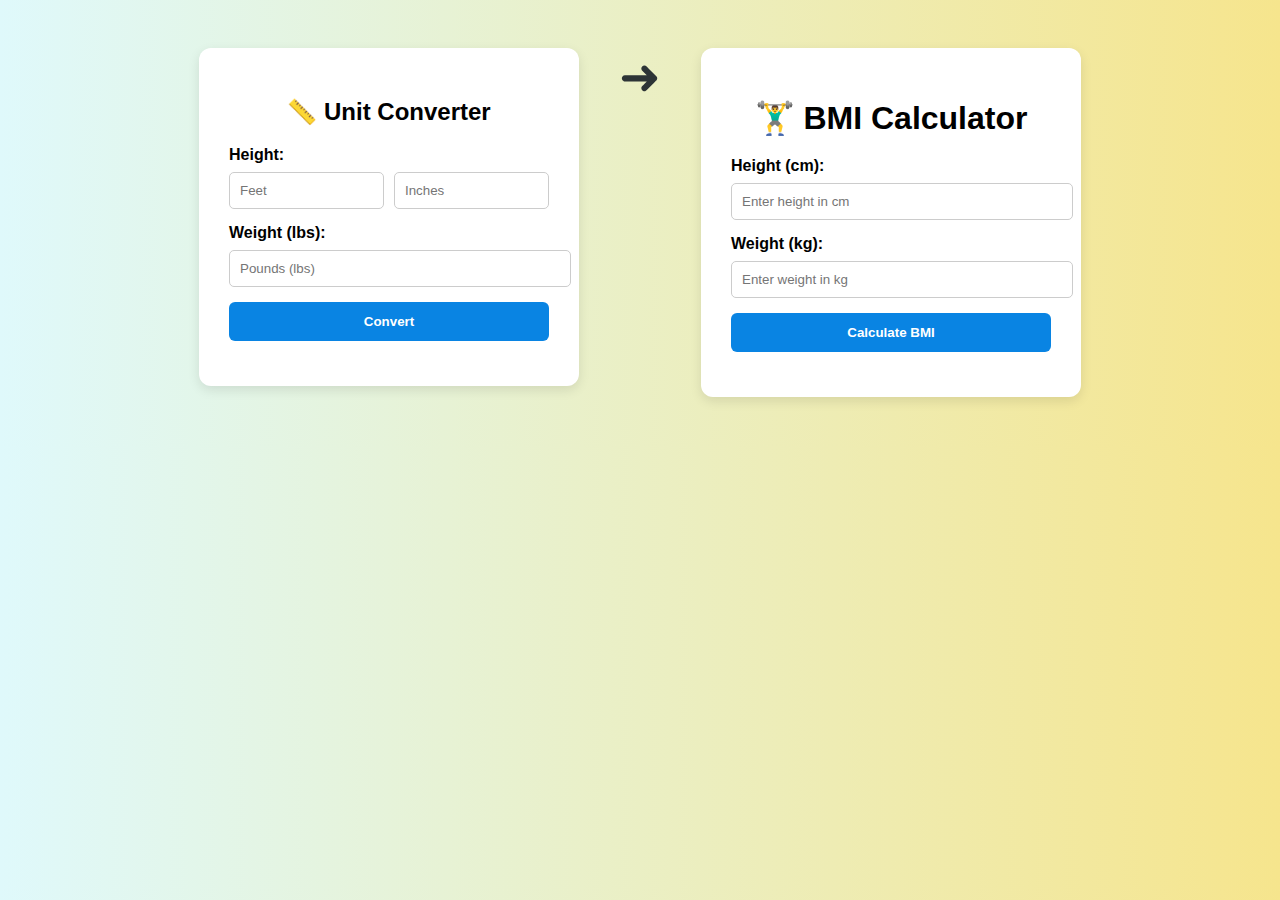
<file: bmi.html>
<!DOCTYPE html>
<html lang="en">
<head>
  <meta charset="UTF-8" />
  <title>Unit & BMI Converter</title>
  <link rel="stylesheet" href="assets/bmi.css" />
</head>
<body>

  <!-- Unit Converter -->
  <div class="box">
    <h2>📏 Unit Converter</h2>
    <label>Height:</label>
    <div class="height-row">
      <input type="number" id="feet" placeholder="Feet" />
      <input type="number" id="inches" placeholder="Inches" />
    </div>

    <label>Weight (lbs):</label>
    <input type="number" id="lbs" placeholder="Pounds (lbs)" />

    <button onclick="convert()">Convert</button>
    <div class="result" id="output"></div>
  </div>

  <!-- Animated Arrow -->
  <div class="arrow-container">
    <div class="arrow">&#10140;</div>
  </div>

  <!-- BMI Calculator -->
  <div class="box">
    <h1>🏋️‍♂️ BMI Calculator</h1>
    <form id="bmi-form">
      <label for="height">Height (cm):</label>
      <input type="number" id="height" placeholder="Enter height in cm" required />

      <label for="weight">Weight (kg):</label>
      <input type="number" id="weight" placeholder="Enter weight in kg" required />

      <button type="submit">Calculate BMI</button>
    </form>
    <div class="result" id="result"></div>
  </div>

  <script>
    function convert() {
      const feet = parseFloat(document.getElementById("feet").value);
      const inches = parseFloat(document.getElementById("inches").value);
      const lbs = parseFloat(document.getElementById("lbs").value);

      if (isNaN(feet) || feet < 0 || isNaN(inches) || inches < 0 || isNaN(lbs) || lbs <= 0) {
        document.getElementById("output").textContent = "Please enter valid inputs.";
        return;
      }

      const totalInches = feet * 12 + inches;
      const cm = (totalInches * 2.54).toFixed(2);
      const kg = (lbs * 0.453592).toFixed(2);

      document.getElementById("output").innerHTML =
        `📏 Height: <strong>${cm} cm</strong><br>⚖️ Weight: <strong>${kg} kg</strong>`;
    }

    document.getElementById("bmi-form").addEventListener("submit", function (e) {
      e.preventDefault();
      const height = parseFloat(document.getElementById("height").value);
      const weight = parseFloat(document.getElementById("weight").value);

      if (isNaN(height) || isNaN(weight) || height <= 0 || weight <= 0) {
        document.getElementById("result").textContent = "Please enter valid height and weight!";
        return;
      }

      const bmi = (weight / ((height / 100) ** 2)).toFixed(2);
      let message = `Your BMI is ${bmi}. `;

      if (bmi < 18.5) message += "You're underweight.";
      else if (bmi < 24.9) message += "You're healthy!";
      else if (bmi < 29.9) message += "You're overweight.";
      else message += "You're obese.";

      document.getElementById("result").innerHTML = message;
    });
  </script>
</body>
</html>
</file>
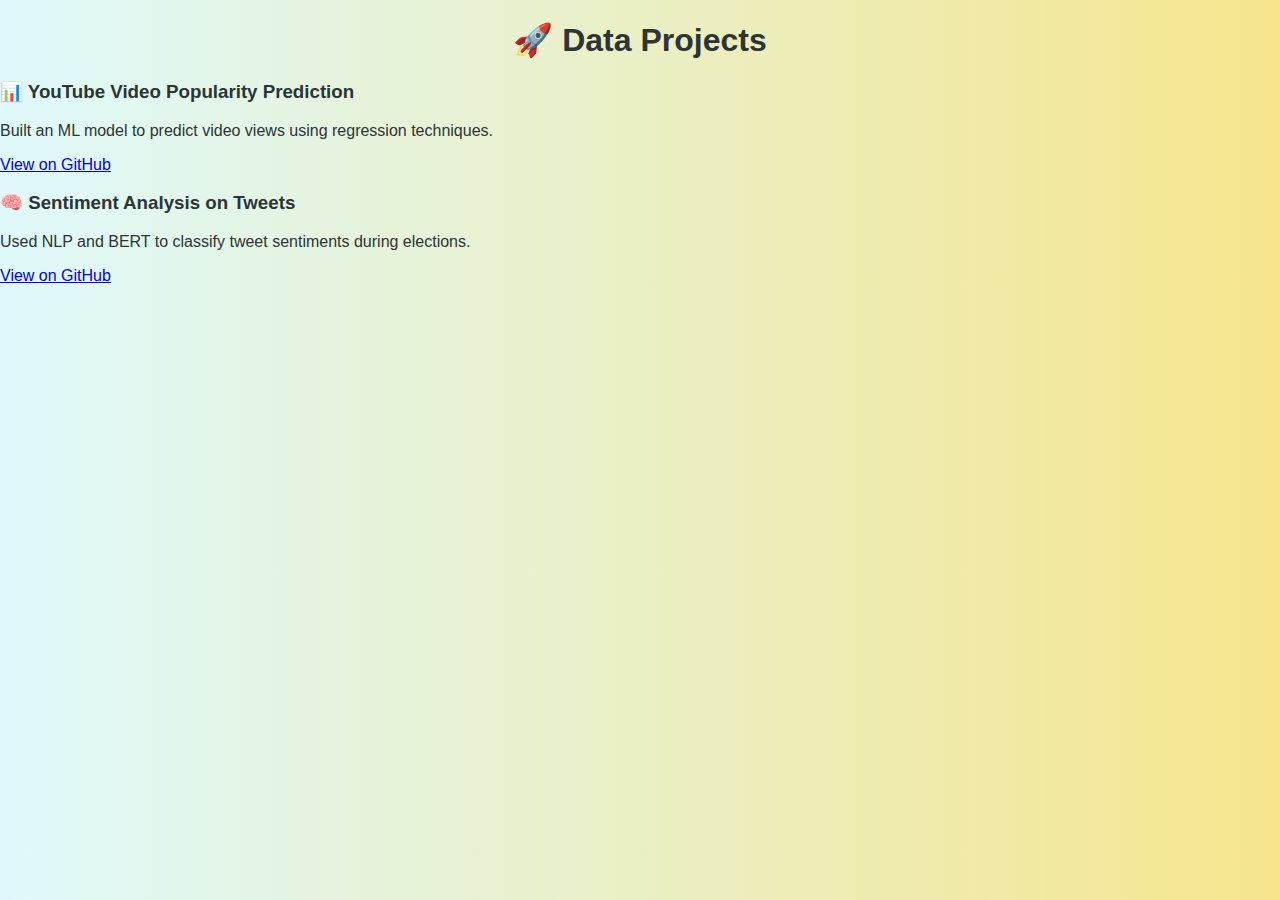
<file: projects.html>
<!DOCTYPE html>
<html>
<head>
  <title>Projects – Sanjeev Gaikwad</title>
  <link rel="stylesheet" href="styles.css">
</head>
<body>
  <h1 style="text-align:center;">🚀 Data Projects</h1>
  <div class="project-list">
    <div class="project">
      <h3>📊 YouTube Video Popularity Prediction</h3>
      <p>Built an ML model to predict video views using regression techniques.</p>
      <a href="https://github.com/YOUR_GITHUB/youtube-prediction" target="_blank">View on GitHub</a>
    </div>
    <div class="project">
      <h3>🧠 Sentiment Analysis on Tweets</h3>
      <p>Used NLP and BERT to classify tweet sentiments during elections.</p>
      <a href="https://github.com/YOUR_GITHUB/twitter-sentiment" target="_blank">View on GitHub</a>
    </div>
    <!-- Add more project blocks here -->
  </div>
</body>
</html>
</file>
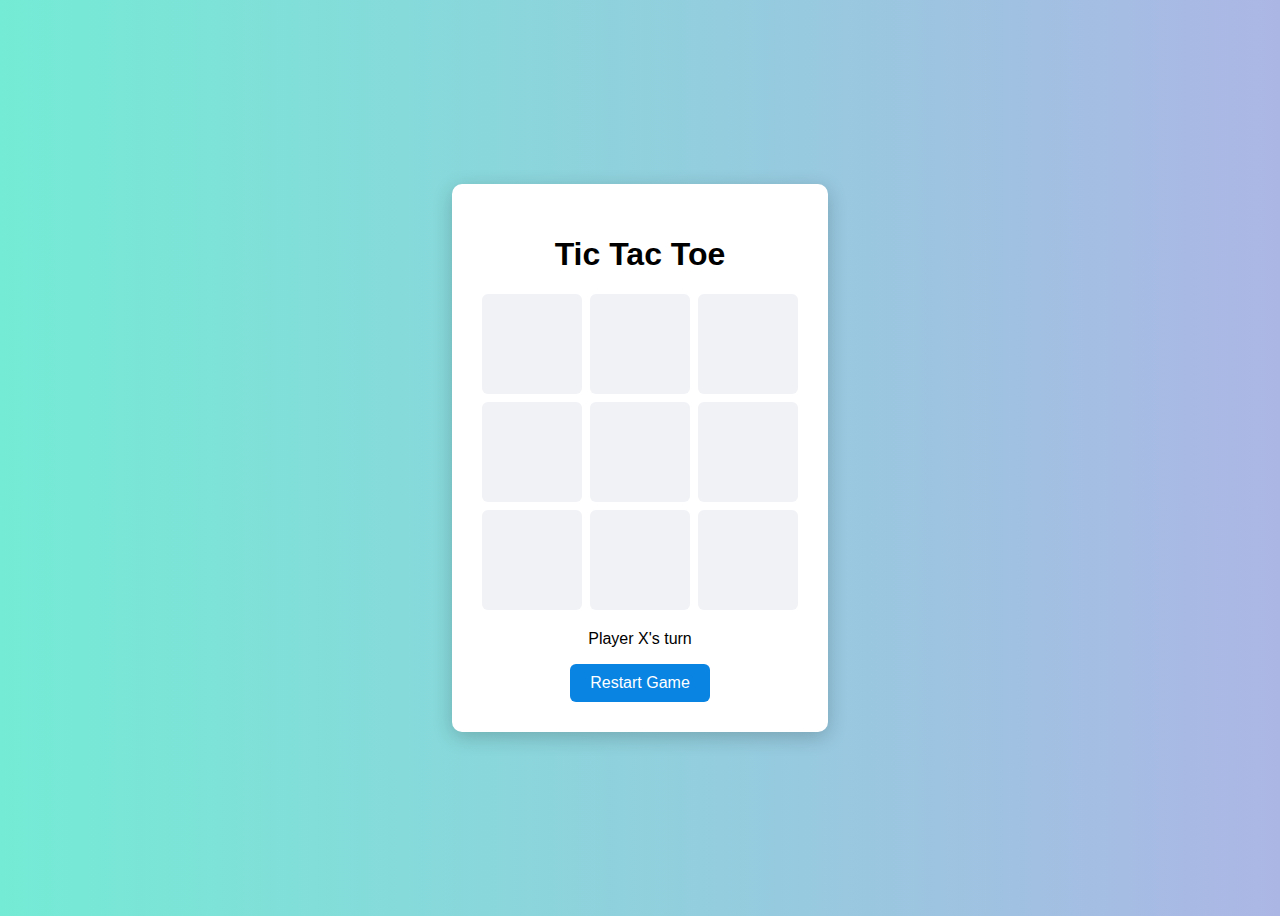
<file: games/tic-tac-toe.html>
<!DOCTYPE html>
<html lang="en">
<head>
  <meta charset="UTF-8">
  <meta name="viewport" content="width=device-width, initial-scale=1.0">
  <title>Tic Tac Toe</title>
  <link rel="stylesheet" href="tic-tac-toe.css">
</head>
<body>
  <div class="game-container">
    <h1>Tic Tac Toe</h1>
    <div id="board" class="board"></div>
    <p id="status"></p>
    <button onclick="resetGame()">Restart Game</button>
  </div>
  <script src="tic-tac-toe.js"></script>
</body>
</html>
</file>
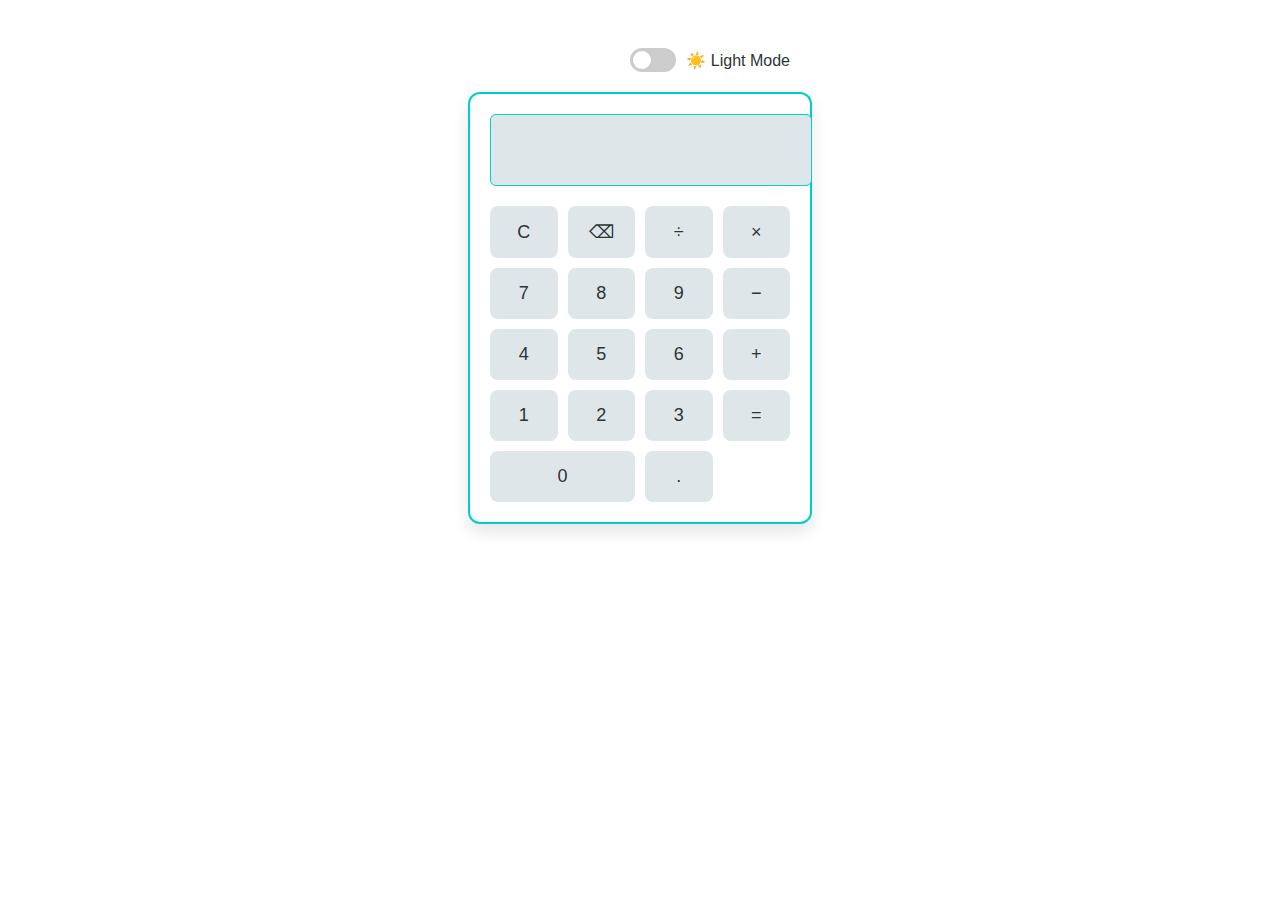
<file: tools/calculator.html>
<!DOCTYPE html>
<html lang="en">
<head>
  <meta charset="UTF-8" />
  <meta name="viewport" content="width=device-width, initial-scale=1.0"/>
  <title>Calculator</title>
  <link rel="stylesheet" href="calculator.css" />
</head>
<body>
  <div class="toggle-container">
    <label class="switch">
      <input type="checkbox" id="themeToggle">
      <span class="slider"></span>
    </label>
    <span id="modeLabel">☀️ Light Mode</span>
  </div>

  <div class="calculator">
    <input type="text" id="display" readonly />
    <div class="buttons">
      <button onclick="clearDisplay()">C</button>
      <button onclick="deleteChar()">⌫</button>
      <button onclick="append('/')">÷</button>
      <button onclick="append('*')">×</button>

      <button onclick="append('7')">7</button>
      <button onclick="append('8')">8</button>
      <button onclick="append('9')">9</button>
      <button onclick="append('-')">−</button>

      <button onclick="append('4')">4</button>
      <button onclick="append('5')">5</button>
      <button onclick="append('6')">6</button>
      <button onclick="append('+')">+</button>

      <button onclick="append('1')">1</button>
      <button onclick="append('2')">2</button>
      <button onclick="append('3')">3</button>
      <button onclick="calculate()">=</button>

      <button onclick="append('0')" class="zero">0</button>
      <button onclick="append('.')">.</button>
    </div>
  </div>

  <script src="calculator.js"></script>
</body>
</html>
</file>
<file: assets/bmi.css>
body {
  font-family: 'Segoe UI', sans-serif;
  background: linear-gradient(to right, #dff9fb, #f6e58d);
  display: flex;
  justify-content: center;
  align-items: flex-start;
  padding: 40px;
  gap: 40px;
  flex-wrap: wrap;
}

.box {
  background: #fff;
  padding: 30px;
  border-radius: 12px;
  box-shadow: 0 4px 12px rgba(0, 0, 0, 0.1);
  width: 320px;
}

h2, h1 {
  text-align: center;
  margin-bottom: 20px;
}

label {
  font-weight: bold;
}

input {
  width: 100%;
  padding: 10px;
  margin: 8px 0 15px;
  border: 1px solid #ccc;
  border-radius: 5px;
}

button {
  width: 100%;
  padding: 12px;
  background-color: #0984e3;
  color: white;
  border: none;
  border-radius: 6px;
  cursor: pointer;
  font-weight: bold;
}

button:hover {
  background-color: #00b894;
}

.result {
  margin-top: 15px;
  font-weight: bold;
  color: #2d3436;
  text-align: center;
}

.height-row {
  display: flex;
  gap: 10px;
}

.height-row input {
  flex: 1;
}

/* Animated Arrow */
.arrow-container {
  display: flex;
  align-items: center;
  justify-content: center;
}

.arrow {
  font-size: 50px;
  color: #2d3436;
  animation: bounce 1s infinite;
}

@keyframes bounce {
  0%, 100% {
    transform: translateX(0);
  }
  50% {
    transform: translateX(10px);
  }
}

@media screen and (max-width: 768px) {
  body {
    flex-direction: column;
    align-items: center;
  }
}
</file>
<file: styles.css>
body {
  margin: 0;
  font-family: 'Segoe UI', sans-serif;
  background: linear-gradient(to right, #dff9fb, #f6e58d);
  color: #2d3436;
}

.container {
  display: flex;
  flex-direction: row;
  min-height: 100vh;
  position: relative;
}

.left-panel {
  flex: 2;
  padding: 40px;
  background: linear-gradient(135deg, #f5f7fa, #c3cfe2);
}

.right-panel {
  flex: 1;
  background-color: #1e272e;
  color: white;
  padding: 40px;
  display: flex;
  flex-direction: column;
  align-items: center;
  justify-content: center;
}

header h1 {
  font-size: 36px;
  margin-bottom: 10px;
}

header p {
  font-size: 18px;
  margin: 0;
}

.socials {
  margin-top: 10px;
}

.socials a {
  margin-right: 15px;
  color: #0984e3;
  font-weight: bold;
  text-decoration: none;
}

.socials a:hover {
  text-decoration: underline;
}

section {
  margin-top: 30px;
}

.projects ul {
  padding-left: 20px;
}

.grid {
  display: flex;
  flex-wrap: wrap;
  gap: 10px;
  margin-top: 10px;
}

.grid span {
  background-color: #dfe6e9;
  padding: 8px 14px;
  border-radius: 6px;
  font-size: 14px;
}

.profile-pic {
  width: 160px;
  height: 160px;
  border-radius: 50%;
  border: 4px solid #000;
  object-fit: cover;
  margin-bottom: 30px;
}

.login-box {
  width: 100%;
  max-width: 300px;
  text-align: center;
}

form input {
  width: 100%;
  padding: 12px;
  margin: 10px 0;
  border: none;
  border-radius: 6px;
  font-size: 16px;
}

form button {
  width: 100%;
  padding: 12px;
  background-color: #00cec9;
  color: white;
  border: none;
  border-radius: 6px;
  font-size: 16px;
  cursor: pointer;
}

form button:hover {
  background-color: #00b894;
}

.register-text {
  margin-top: 10px;
  font-size: 14px;
}

.register-text a {
  color: #81ecec;
  text-decoration: underline;
}
.login-note {
  margin-bottom: 15px;
  font-size: 14px;
  color: #f1f2f6;
  text-align: center;
}
.login-arrow-msg {
  text-align: center;
  margin-bottom: 20px;
  background-color: #ffeaa7;
  color: #2d3436;
  padding: 12px;
  border-radius: 10px;
  font-weight: bold;
  font-size: 16px;
  box-shadow: 2px 2px 5px rgba(0, 0, 0, 0.1);
}
</file>
<file: games/tic-tac-toe.css>
body {
  font-family: Arial, sans-serif;
  background: linear-gradient(to right, #74ebd5, #acb6e5);
  display: flex;
  justify-content: center;
  align-items: center;
  height: 100vh;
}

.game-container {
  text-align: center;
  background: white;
  padding: 30px;
  border-radius: 10px;
  box-shadow: 0px 5px 20px rgba(0,0,0,0.2);
}

.board {
  display: grid;
  grid-template-columns: repeat(3, 100px);
  grid-gap: 8px;
  margin: 20px auto;
}

.cell {
  width: 100px;
  height: 100px;
  font-size: 36px;
  background-color: #f1f2f6;
  display: flex;
  align-items: center;
  justify-content: center;
  cursor: pointer;
  border-radius: 6px;
  transition: background-color 0.2s ease;
}

.cell:hover {
  background-color: #dcdde1;
}

button {
  padding: 10px 20px;
  background-color: #0984e3;
  border: none;
  border-radius: 6px;
  color: white;
  font-size: 16px;
  cursor: pointer;
}

button:hover {
  background-color: #74b9ff;
}
</file>
<file: tools/calculator.css>
:root {
  --bg: #ffffff;
  --text: #2d3436;
  --primary: #00cec9;
  --button-bg: #dfe6e9;
}

body.dark {
  --bg: #2f3640;
  --text: #f5f6fa;
  --primary: #00b894;
  --button-bg: #57606f;
}

body {
  background-color: var(--bg);
  color: var(--text);
  font-family: 'Segoe UI', sans-serif;
  display: flex;
  flex-direction: column;
  align-items: center;
  padding: 40px;
}

.calculator {
  width: 300px;
  background: var(--bg);
  border: 2px solid var(--primary);
  border-radius: 12px;
  padding: 20px;
  box-shadow: 0 8px 16px rgba(0,0,0,0.1);
}

#display {
  width: 100%;
  height: 50px;
  font-size: 24px;
  padding: 10px;
  margin-bottom: 20px;
  border-radius: 6px;
  border: 1px solid var(--primary);
  background-color: var(--button-bg);
  color: var(--text);
}

.buttons {
  display: grid;
  grid-template-columns: repeat(4, 1fr);
  gap: 10px;
}

button {
  padding: 15px;
  font-size: 18px;
  border: none;
  border-radius: 8px;
  background-color: var(--button-bg);
  color: var(--text);
  cursor: pointer;
  transition: background 0.3s;
}

button:hover {
  background-color: var(--primary);
  color: white;
}

button.zero {
  grid-column: span 2;
}

.toggle-container {
  display: flex;
  align-items: center;
  justify-content: flex-end;
  width: 300px;
  margin-bottom: 20px;
}

.switch {
  position: relative;
  display: inline-block;
  width: 46px;
  height: 24px;
  margin-right: 10px;
}

.switch input {
  opacity: 0;
  width: 0;
  height: 0;
}

.slider {
  position: absolute;
  cursor: pointer;
  top: 0; left: 0;
  right: 0; bottom: 0;
  background-color: #ccc;
  border-radius: 24px;
  transition: 0.4s;
}

.slider:before {
  content: "";
  position: absolute;
  height: 18px; width: 18px;
  left: 3px;
  bottom: 3px;
  background-color: white;
  border-radius: 50%;
  transition: 0.4s;
}

input:checked + .slider {
  background-color: var(--primary);
}

input:checked + .slider:before {
  transform: translateX(22px);
}
</file>
